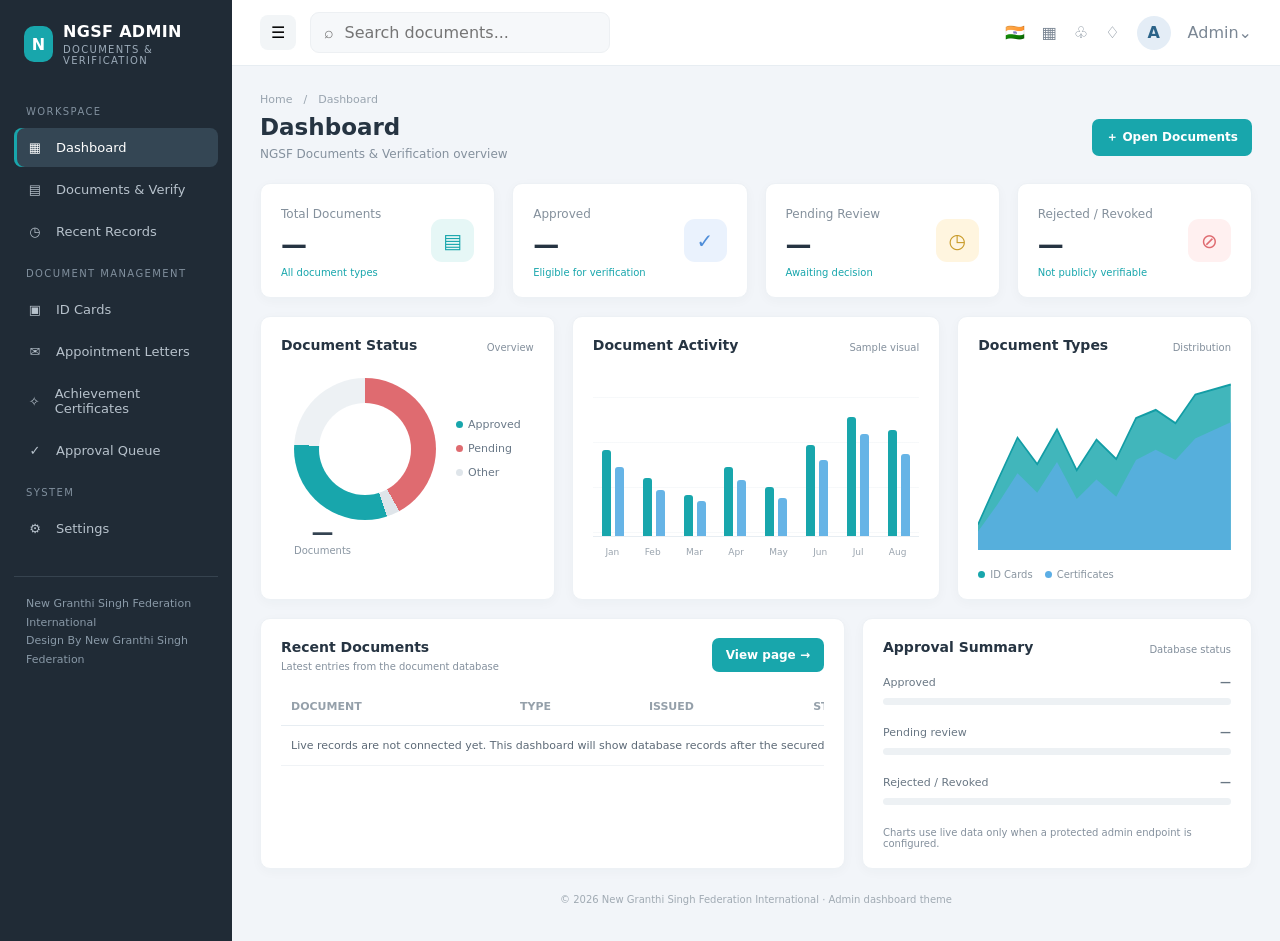
<file: documents-admin.html>
<!doctype html>
<html lang="pa"><head><meta charset="utf-8"><meta name="viewport" content="width=device-width,initial-scale=1"><meta name="theme-color" content="#17212b"><title>NGSF Documents Admin</title>
<style>
:root{--nav:#202b36;--nav2:#293744;--bg:#f2f5f9;--card:#fff;--ink:#263442;--muted:#84909d;--teal:#18a6ac;--blue:#4e8dd8;--red:#df6b70;--gold:#d7ad4b;--line:#e7edf2}
*{box-sizing:border-box}body{margin:0;font-family:Inter,system-ui,-apple-system,"Noto Sans Gurmukhi",Arial,sans-serif;background:var(--bg);color:var(--ink)}button,input{font:inherit}.shell{display:flex;min-height:100vh}.side{width:232px;background:var(--nav);color:#c8d2dc;padding:22px 14px;flex-shrink:0}.brand{display:flex;align-items:center;gap:10px;padding:0 10px 26px;color:white;font-weight:800;letter-spacing:.3px}.mark{display:grid;place-items:center;background:var(--teal);color:white;width:36px;height:36px;border-radius:10px}.brand small{display:block;font-size:10px;color:#9cabb9;font-weight:500;letter-spacing:1.3px;margin-top:3px}.group{font-size:10px;color:#81909e;letter-spacing:1.4px;padding:14px 12px 8px}.nav{display:flex;gap:12px;align-items:center;text-decoration:none;color:#b7c2cc;padding:12px;border-radius:8px;margin:3px 0;font-size:13px}.nav .ico{width:18px;text-align:center}.nav.active,.nav:hover{background:#344654;color:#fff}.nav.active{box-shadow:inset 3px 0 var(--teal)}.sidefoot{border-top:1px solid #36434f;margin-top:28px;padding:18px 12px;font-size:11px;color:#8999a7;line-height:1.7}.main{flex:1;min-width:0}.top{height:66px;background:white;border-bottom:1px solid var(--line);display:flex;align-items:center;justify-content:space-between;padding:0 28px;gap:16px}.topleft{display:flex;align-items:center;gap:14px}.hamb{border:0;background:#f2f5f7;border-radius:8px;padding:8px 11px;cursor:pointer}.search{background:#f6f8fa;border:1px solid #edf0f3;border-radius:9px;padding:10px 13px;width:min(300px,40vw);color:#7b8794}.tools{display:flex;align-items:center;gap:17px;color:#7b8794}.avatar{width:34px;height:34px;border-radius:50%;background:#e4edf6;color:#2b6388;display:grid;place-items:center;font-weight:800}.page{padding:26px 28px 36px;max-width:1600px;margin:auto}.crumb{font-size:11px;color:#99a4af;margin-bottom:7px}.heading{display:flex;justify-content:space-between;align-items:center;gap:12px;margin-bottom:22px}.heading h1{font-size:23px;margin:0;font-weight:750}.heading p{font-size:12px;color:var(--muted);margin:7px 0 0}.btn{border:0;border-radius:7px;padding:10px 14px;background:var(--teal);color:white;font-weight:650;font-size:12px;cursor:pointer}.stats{display:grid;grid-template-columns:repeat(4,minmax(0,1fr));gap:17px}.card{background:var(--card);border:1px solid #edf1f5;border-radius:10px;box-shadow:0 3px 12px #24354a08}.stat{padding:19px 20px;display:flex;justify-content:space-between;align-items:center;min-height:112px}.stat label{font-size:12px;color:#84909c}.num{font-size:26px;font-weight:800;margin-top:8px;letter-spacing:-.6px}.change{font-size:10px;color:var(--teal);margin-top:7px}.staticon{width:43px;height:43px;border-radius:11px;background:#e6f7f6;color:var(--teal);display:grid;place-items:center;font-size:20px}.stat:nth-child(2) .staticon{background:#eaf2fd;color:var(--blue)}.stat:nth-child(3) .staticon{background:#fff5df;color:#c99b29}.stat:nth-child(4) .staticon{background:#fff0f0;color:var(--red)}.charts{display:grid;grid-template-columns:1fr 1.25fr 1fr;gap:17px;margin-top:18px}.panel{padding:19px 20px;min-width:0}.panelhead{display:flex;align-items:center;justify-content:space-between;gap:10px}.panel h3{font-size:14px;margin:0}.sub{font-size:10px;color:var(--muted);margin-top:6px}.legend{display:flex;gap:12px;font-size:10px;color:#8995a0;margin-top:15px}.dot{display:inline-block;width:7px;height:7px;border-radius:50%;margin-right:5px}.donutwrap{display:flex;align-items:center;justify-content:center;gap:20px;padding:25px 0 9px}.donut{width:142px;height:142px;border-radius:50%;background:conic-gradient(var(--red) 0 42%,#dfe5ea 42% 45%,var(--teal) 45% 76%,#edf1f4 76% 100%);display:grid;place-items:center}.donut:after{content:"";width:92px;height:92px;border-radius:50%;background:white;position:absolute}.donutcenter{position:absolute;text-align:center;z-index:1;font-size:10px;color:#8b97a3}.donutcenter b{display:block;font-size:22px;color:#344351}.donutbox{position:relative}.legendlist{font-size:11px;line-height:2.2;color:#697887}.bars{height:184px;display:flex;align-items:end;justify-content:space-around;gap:9px;padding:18px 4px 0;border-bottom:1px solid var(--line);background:repeating-linear-gradient(to bottom,transparent 0,transparent 44px,#eef2f5 45px)}.barpair{height:100%;display:flex;align-items:end;gap:4px;position:relative;min-width:12px}.bar{width:9px;border-radius:3px 3px 0 0;background:var(--teal)}.bar.alt{background:#66b4e6}.months{display:flex;justify-content:space-around;font-size:9px;color:#9aa4ae;padding-top:10px}.area{height:184px;width:100%;margin-top:13px}.lower{display:grid;grid-template-columns:1.5fr 1fr;gap:17px;margin-top:18px}.tablewrap{overflow:auto;margin-top:16px}table{border-collapse:collapse;width:100%;font-size:11px;white-space:nowrap}th{text-align:left;color:#95a0aa;font-weight:600;padding:12px 10px;border-bottom:1px solid var(--line)}td{padding:13px 10px;border-bottom:1px solid #f0f3f6;color:#5d6a77}.person{display:flex;align-items:center;gap:9px}.miniavatar{width:28px;height:28px;display:grid;place-items:center;border-radius:50%;background:#eaf2fb;color:#4778a7;font-weight:700}.pill{display:inline-block;padding:5px 8px;border-radius:20px;font-size:10px;background:#e4f7f1;color:#19856e}.pill.pending{background:#fff4d9;color:#ad7d12}.pill.rejected{background:#ffebeb;color:#c45454}.progressrow{margin-top:21px}.progresslabel{display:flex;justify-content:space-between;font-size:11px;color:#697784;margin-bottom:9px}.track{height:7px;border-radius:9px;background:#edf1f4;overflow:hidden}.fill{height:100%;border-radius:9px;background:var(--teal)}.fill.blue{background:var(--blue)}.fill.gold{background:var(--gold)}.fill.red{background:var(--red)}.footnote{text-align:center;color:#a0aab3;font-size:10px;padding:25px 0 0}.mobile-label{display:none}
@media(max-width:1100px){.stats{grid-template-columns:repeat(2,minmax(0,1fr))}.charts{grid-template-columns:1fr 1fr}.charts .panel:last-child{grid-column:span 2}.lower{grid-template-columns:1fr}.side{width:205px}}
@media(max-width:700px){.side{position:fixed;z-index:5;left:-245px;top:0;bottom:0;transition:left .2s;width:232px}.side.open{left:0}.top{padding:0 14px}.page{padding:20px 13px}.tools{gap:9px}.search{width:145px}.heading{align-items:flex-start;flex-direction:column}.stats{gap:10px}.stat{padding:14px;min-height:100px}.num{font-size:22px}.staticon{width:34px;height:34px}.charts{grid-template-columns:1fr}.charts .panel:last-child{grid-column:auto}.panel{padding:16px}.lower{gap:10px}.hide-mobile{display:none}}
</style></head><body><div class="shell">
<aside class="side" id="sidebar"><div class="brand"><span class="mark">N</span><span>NGSF ADMIN<small>DOCUMENTS & VERIFICATION</small></span></div>
<div class="group">WORKSPACE</div><a class="nav active" href="#dashboard"><span class="ico">▦</span> Dashboard</a><a class="nav" href="documents.html"><span class="ico">▤</span> Documents & Verify</a><a class="nav" href="#recent"><span class="ico">◷</span> Recent Records</a>
<div class="group">DOCUMENT MANAGEMENT</div><a class="nav" href="#recent"><span class="ico">▣</span> ID Cards</a><a class="nav" href="#recent"><span class="ico">✉</span> Appointment Letters</a><a class="nav" href="#recent"><span class="ico">✧</span> Achievement Certificates</a><a class="nav" href="#approval"><span class="ico">✓</span> Approval Queue</a>
<div class="group">SYSTEM</div><a class="nav" href="#settings"><span class="ico">⚙</span> Settings</a><div class="sidefoot">New Granthi Singh Federation International<br>Design By New Granthi Singh Federation</div></aside>
<div class="main"><div class="top"><div class="topleft"><button class="hamb" id="menu" aria-label="Menu">☰</button><input class="search" id="search" placeholder="⌕  Search documents..."></div><div class="tools"><span class="hide-mobile">🇮🇳</span><span>▦</span><span>♧</span><span>♢</span><div class="avatar">A</div><span class="hide-mobile">Admin⌄</span></div></div>
<main class="page" id="dashboard"><div class="crumb">Home　/　Dashboard</div><div class="heading"><div><h1>Dashboard</h1><p>NGSF Documents & Verification overview</p></div><button class="btn" onclick="location.href='documents.html'">＋ Open Documents</button></div>
<div class="stats"><div class="card stat"><div><label>Total Documents</label><div class="num" id="total">—</div><div class="change">All document types</div></div><div class="staticon">▤</div></div><div class="card stat"><div><label>Approved</label><div class="num" id="approved">—</div><div class="change">Eligible for verification</div></div><div class="staticon">✓</div></div><div class="card stat"><div><label>Pending Review</label><div class="num" id="pending">—</div><div class="change">Awaiting decision</div></div><div class="staticon">◷</div></div><div class="card stat"><div><label>Rejected / Revoked</label><div class="num" id="rejected">—</div><div class="change">Not publicly verifiable</div></div><div class="staticon">⊘</div></div></div>
<div class="charts"><section class="card panel"><div class="panelhead"><h3>Document Status</h3><span class="sub">Overview</span></div><div class="donutwrap"><div class="donutbox"><div class="donut"></div><div class="donutcenter"><b id="donutTotal">—</b>Documents</div></div><div class="legendlist"><div><span class="dot" style="background:#18a6ac"></span>Approved</div><div><span class="dot" style="background:#df6b70"></span>Pending</div><div><span class="dot" style="background:#dfe5ea"></span>Other</div></div></div></section>
<section class="card panel"><div class="panelhead"><h3>Document Activity</h3><span class="sub">Sample visual</span></div><div class="bars"><div class="barpair"><div class="bar" style="height:52%"></div><div class="bar alt" style="height:42%"></div></div><div class="barpair"><div class="bar" style="height:35%"></div><div class="bar alt" style="height:28%"></div></div><div class="barpair"><div class="bar" style="height:25%"></div><div class="bar alt" style="height:21%"></div></div><div class="barpair"><div class="bar" style="height:42%"></div><div class="bar alt" style="height:34%"></div></div><div class="barpair"><div class="bar" style="height:30%"></div><div class="bar alt" style="height:23%"></div></div><div class="barpair"><div class="bar" style="height:55%"></div><div class="bar alt" style="height:46%"></div></div><div class="barpair"><div class="bar" style="height:72%"></div><div class="bar alt" style="height:62%"></div></div><div class="barpair"><div class="bar" style="height:64%"></div><div class="bar alt" style="height:50%"></div></div></div><div class="months"><span>Jan</span><span>Feb</span><span>Mar</span><span>Apr</span><span>May</span><span>Jun</span><span>Jul</span><span>Aug</span></div></section>
<section class="card panel"><div class="panelhead"><h3>Document Types</h3><span class="sub">Distribution</span></div><svg class="area" viewBox="0 0 320 180" preserveAspectRatio="none" role="img" aria-label="Illustrative document type chart"><path d="M0 155 L25 112 L50 70 L75 96 L100 62 L125 102 L150 72 L175 91 L200 51 L225 43 L250 56 L275 28 L320 18 L320 180 L0 180Z" fill="#18a6ac" opacity=".82"/><path d="M0 162 L25 135 L50 105 L75 124 L100 94 L125 130 L150 111 L175 128 L200 92 L225 82 L250 92 L275 71 L320 55 L320 180 L0 180Z" fill="#5caee5" opacity=".8"/><path d="M0 155 L25 112 L50 70 L75 96 L100 62 L125 102 L150 72 L175 91 L200 51 L225 43 L250 56 L275 28 L320 18" fill="none" stroke="#139da5" stroke-width="2"/></svg><div class="legend"><span><span class="dot" style="background:#18a6ac"></span>ID Cards</span><span><span class="dot" style="background:#5caee5"></span>Certificates</span></div></section></div>
<div class="lower"><section class="card panel" id="recent"><div class="panelhead"><div><h3>Recent Documents</h3><div class="sub">Latest entries from the document database</div></div><button class="btn" onclick="location.href='documents.html'">View page →</button></div><div class="tablewrap"><table><thead><tr><th>DOCUMENT</th><th>TYPE</th><th>ISSUED</th><th>STATUS</th></tr></thead><tbody id="records"><tr><td colspan="4">Live records are not connected yet. This dashboard will show database records after the secured admin API is configured.</td></tr></tbody></table></div></section>
<section class="card panel" id="approval"><div class="panelhead"><h3>Approval Summary</h3><span class="sub">Database status</span></div><div class="progressrow"><div class="progresslabel"><span>Approved</span><b id="approvedPct">—</b></div><div class="track"><div class="fill" id="approvedBar" style="width:0%"></div></div></div><div class="progressrow"><div class="progresslabel"><span>Pending review</span><b id="pendingPct">—</b></div><div class="track"><div class="fill gold" id="pendingBar" style="width:0%"></div></div></div><div class="progressrow"><div class="progresslabel"><span>Rejected / Revoked</span><b id="rejectedPct">—</b></div><div class="track"><div class="fill red" id="rejectedBar" style="width:0%"></div></div></div><div class="sub" style="margin-top:22px">Charts use live data only when a protected admin endpoint is configured.</div></section></div><div class="footnote">© <span id="year"></span> New Granthi Singh Federation International · Admin dashboard theme</div></main></div></div>
<script>
document.getElementById('year').textContent=new Date().getFullYear();
document.getElementById('menu').addEventListener('click',()=>document.getElementById('sidebar').classList.toggle('open'));
document.getElementById('search').addEventListener('input',e=>{const q=e.target.value.toLowerCase();document.querySelectorAll('.nav').forEach(a=>a.style.display=a.textContent.toLowerCase().includes(q)||!q?'flex':'none')});
// Safe demo placeholders until authenticated admin API is implemented. No fabricated live counts.
</script></body></html>
</file>
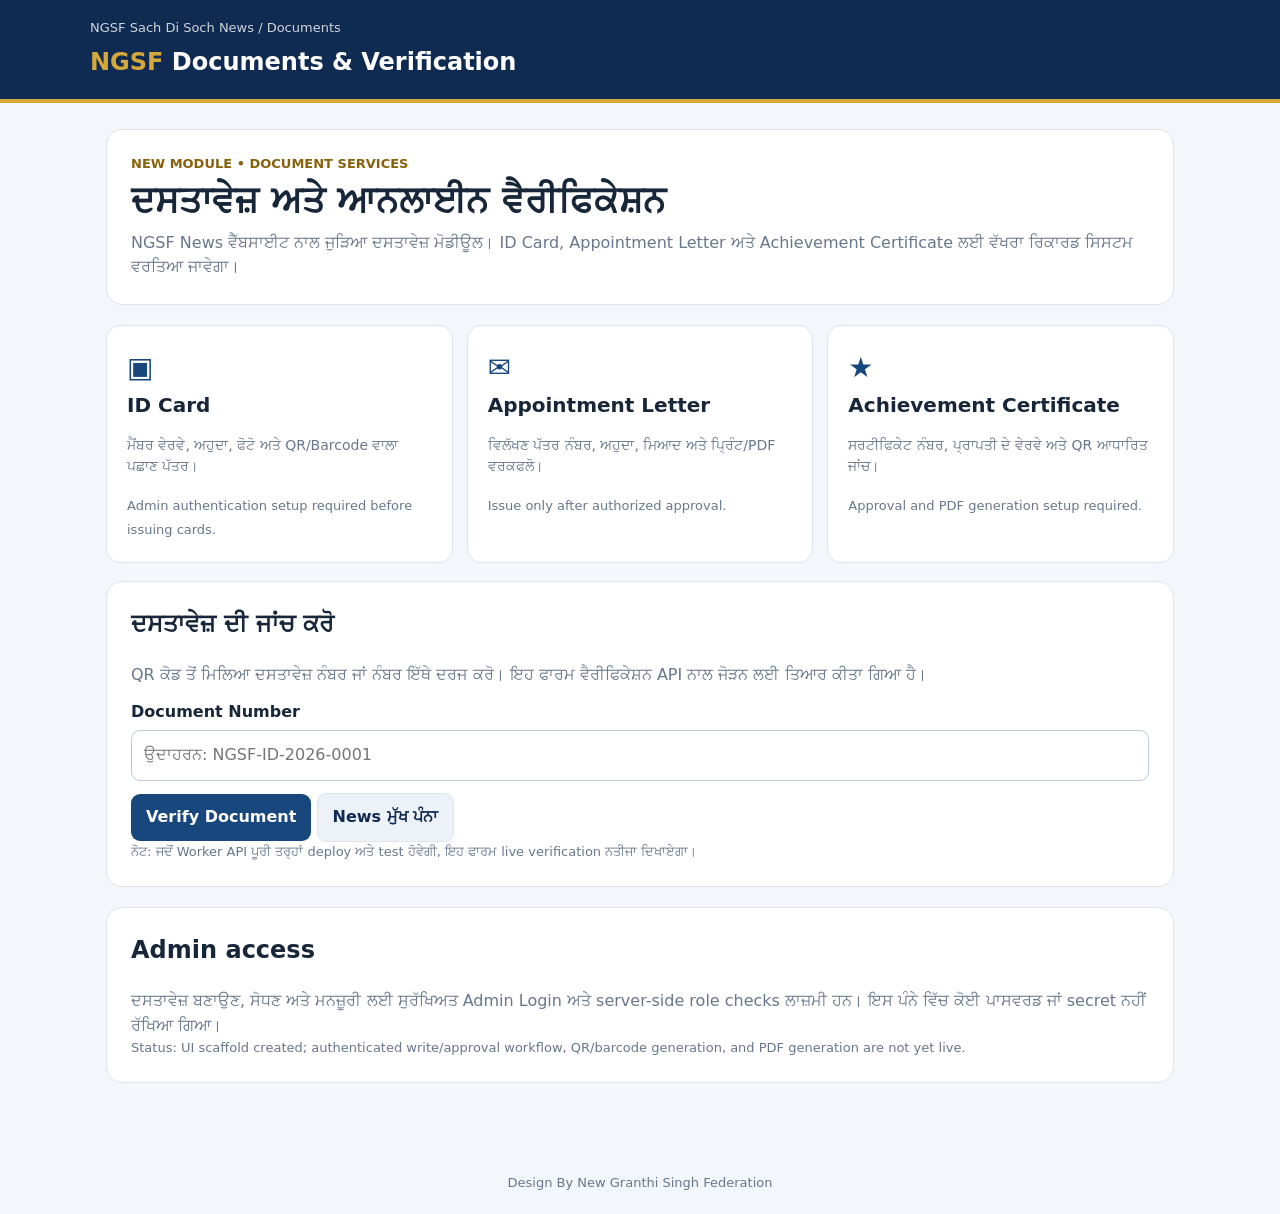
<file: documents.html>
<!doctype html>
<html lang="pa">
<head>
<meta charset="utf-8"><meta name="viewport" content="width=device-width,initial-scale=1">
<meta name="theme-color" content="#102b52">
<title>NGSF Documents & Verification</title>
<style>
:root{--navy:#102b52;--blue:#17477d;--gold:#d5a83b;--ink:#18263a;--muted:#68778b;--line:#dce4ee;--bg:#f3f6fa}
*{box-sizing:border-box}body{margin:0;background:var(--bg);color:var(--ink);font:16px/1.55 system-ui,-apple-system,"Noto Sans Gurmukhi",sans-serif}
header{background:var(--navy);color:#fff;padding:18px 20px;border-bottom:4px solid var(--gold)}.wrap{max-width:1100px;margin:auto}header a{color:#fff;text-decoration:none}header b{color:var(--gold)}.crumb{font-size:13px;opacity:.8}
main{padding:26px 16px 50px}.intro{background:#fff;border:1px solid var(--line);border-radius:16px;padding:24px;margin-bottom:20px}.intro h1{margin:5px 0 8px;font-size:clamp(25px,4vw,36px);line-height:1.2}.intro p{color:var(--muted);margin:0}.tag{color:#87620b;font-weight:700;font-size:13px}
.grid{display:grid;grid-template-columns:repeat(auto-fit,minmax(230px,1fr));gap:14px}.card{background:#fff;border:1px solid var(--line);border-radius:14px;padding:20px}.card h2{font-size:20px;margin:0 0 8px}.card p{color:var(--muted);font-size:14px;min-height:44px}.symbol{font-size:28px;color:var(--blue)}label{display:block;font-weight:650;margin:12px 0 5px}input,select{width:100%;padding:12px;border:1px solid #bdcad9;border-radius:9px;font:inherit;background:#fff}.btn{display:inline-block;border:0;border-radius:9px;background:var(--blue);color:white;padding:11px 15px;font:inherit;font-weight:700;cursor:pointer;text-decoration:none}.btn.secondary{background:#edf2f8;color:var(--navy);border:1px solid var(--line)}.result{margin-top:12px;padding:12px;border-radius:9px;background:#f4f7fb;white-space:pre-wrap;overflow-wrap:anywhere}.note{font-size:13px;color:var(--muted)}footer{text-align:center;padding:20px;color:var(--muted);font-size:13px}a{color:var(--blue)}
</style></head>
<body>
<header><div class="wrap"><div class="crumb"><a href="index.html">NGSF Sach Di Soch News</a> / Documents</div><h2 style="margin:6px 0 0"><b>NGSF</b> Documents & Verification</h2></div></header>
<main class="wrap">
<section class="intro"><div class="tag">NEW MODULE • DOCUMENT SERVICES</div><h1>ਦਸਤਾਵੇਜ਼ ਅਤੇ ਆਨਲਾਈਨ ਵੈਰੀਫਿਕੇਸ਼ਨ</h1><p>NGSF News ਵੈੱਬਸਾਈਟ ਨਾਲ ਜੁੜਿਆ ਦਸਤਾਵੇਜ਼ ਮੋਡੀਊਲ। ID Card, Appointment Letter ਅਤੇ Achievement Certificate ਲਈ ਵੱਖਰਾ ਰਿਕਾਰਡ ਸਿਸਟਮ ਵਰਤਿਆ ਜਾਵੇਗਾ।</p></section>
<div class="grid">
<section class="card"><div class="symbol">▣</div><h2>ID Card</h2><p>ਮੈਂਬਰ ਵੇਰਵੇ, ਅਹੁਦਾ, ਫੋਟੋ ਅਤੇ QR/Barcode ਵਾਲਾ ਪਛਾਣ ਪੱਤਰ।</p><span class="note">Admin authentication setup required before issuing cards.</span></section>
<section class="card"><div class="symbol">✉</div><h2>Appointment Letter</h2><p>ਵਿਲੱਖਣ ਪੱਤਰ ਨੰਬਰ, ਅਹੁਦਾ, ਮਿਆਦ ਅਤੇ ਪ੍ਰਿੰਟ/PDF ਵਰਕਫਲੋ।</p><span class="note">Issue only after authorized approval.</span></section>
<section class="card"><div class="symbol">★</div><h2>Achievement Certificate</h2><p>ਸਰਟੀਫਿਕੇਟ ਨੰਬਰ, ਪ੍ਰਾਪਤੀ ਦੇ ਵੇਰਵੇ ਅਤੇ QR ਆਧਾਰਿਤ ਜਾਂਚ।</p><span class="note">Approval and PDF generation setup required.</span></section>
</div>
<section class="intro" style="margin-top:18px"><h2 style="margin-top:0">ਦਸਤਾਵੇਜ਼ ਦੀ ਜਾਂਚ ਕਰੋ</h2><p>QR ਕੋਡ ਤੋਂ ਮਿਲਿਆ ਦਸਤਾਵੇਜ਼ ਨੰਬਰ ਜਾਂ ਨੰਬਰ ਇੱਥੇ ਦਰਜ ਕਰੋ। ਇਹ ਫਾਰਮ ਵੈਰੀਫਿਕੇਸ਼ਨ API ਨਾਲ ਜੋੜਨ ਲਈ ਤਿਆਰ ਕੀਤਾ ਗਿਆ ਹੈ।</p>
<form id="verifyForm"><label for="docNo">Document Number</label><input id="docNo" name="docNo" placeholder="ਉਦਾਹਰਨ: NGSF-ID-2026-0001" required pattern="[A-Za-z0-9_-]{3,80}"><div style="margin-top:12px"><button class="btn" type="submit">Verify Document</button> <a class="btn secondary" href="index.html">News ਮੁੱਖ ਪੰਨਾ</a></div></form><div id="result" class="result" hidden aria-live="polite"></div><p class="note">ਨੋਟ: ਜਦੋਂ Worker API ਪੂਰੀ ਤਰ੍ਹਾਂ deploy ਅਤੇ test ਹੋਵੇਗੀ, ਇਹ ਫਾਰਮ live verification ਨਤੀਜਾ ਦਿਖਾਏਗਾ।</p></section>
<section class="intro"><h2 style="margin-top:0">Admin access</h2><p>ਦਸਤਾਵੇਜ਼ ਬਣਾਉਣ, ਸੋਧਣ ਅਤੇ ਮਨਜ਼ੂਰੀ ਲਈ ਸੁਰੱਖਿਅਤ Admin Login ਅਤੇ server-side role checks ਲਾਜ਼ਮੀ ਹਨ। ਇਸ ਪੰਨੇ ਵਿੱਚ ਕੋਈ ਪਾਸਵਰਡ ਜਾਂ secret ਨਹੀਂ ਰੱਖਿਆ ਗਿਆ।</p><p class="note">Status: UI scaffold created; authenticated write/approval workflow, QR/barcode generation, and PDF generation are not yet live.</p></section>
</main><footer>Design By New Granthi Singh Federation</footer>
<script>
const API_BASE = "https://ngsf-document-verification.helpline-ngsf.workers.dev";
const form=document.getElementById("verifyForm"),out=document.getElementById("result");
form.addEventListener("submit",async e=>{e.preventDefault();const n=document.getElementById("docNo").value.trim();out.hidden=false;out.textContent="ਜਾਂਚ ਕੀਤੀ ਜਾ ਰਹੀ ਹੈ…";try{const r=await fetch(API_BASE+"/api/verify/"+encodeURIComponent(n));const data=await r.json();out.textContent=data.valid?"VALID DOCUMENT\n"+JSON.stringify(data.document,null,2):(data.message||data.error||"ਰਿਕਾਰਡ ਦੀ ਪੁਸ਼ਟੀ ਨਹੀਂ ਹੋ ਸਕੀ।");}catch(err){out.textContent="Verification service ਹਾਲੇ ਉਪਲਬਧ ਨਹੀਂ। Worker deploy ਹੋਣ ਤੋਂ ਬਾਅਦ ਮੁੜ ਕੋਸ਼ਿਸ਼ ਕਰੋ।";}});
</script></body></html>
</file>
